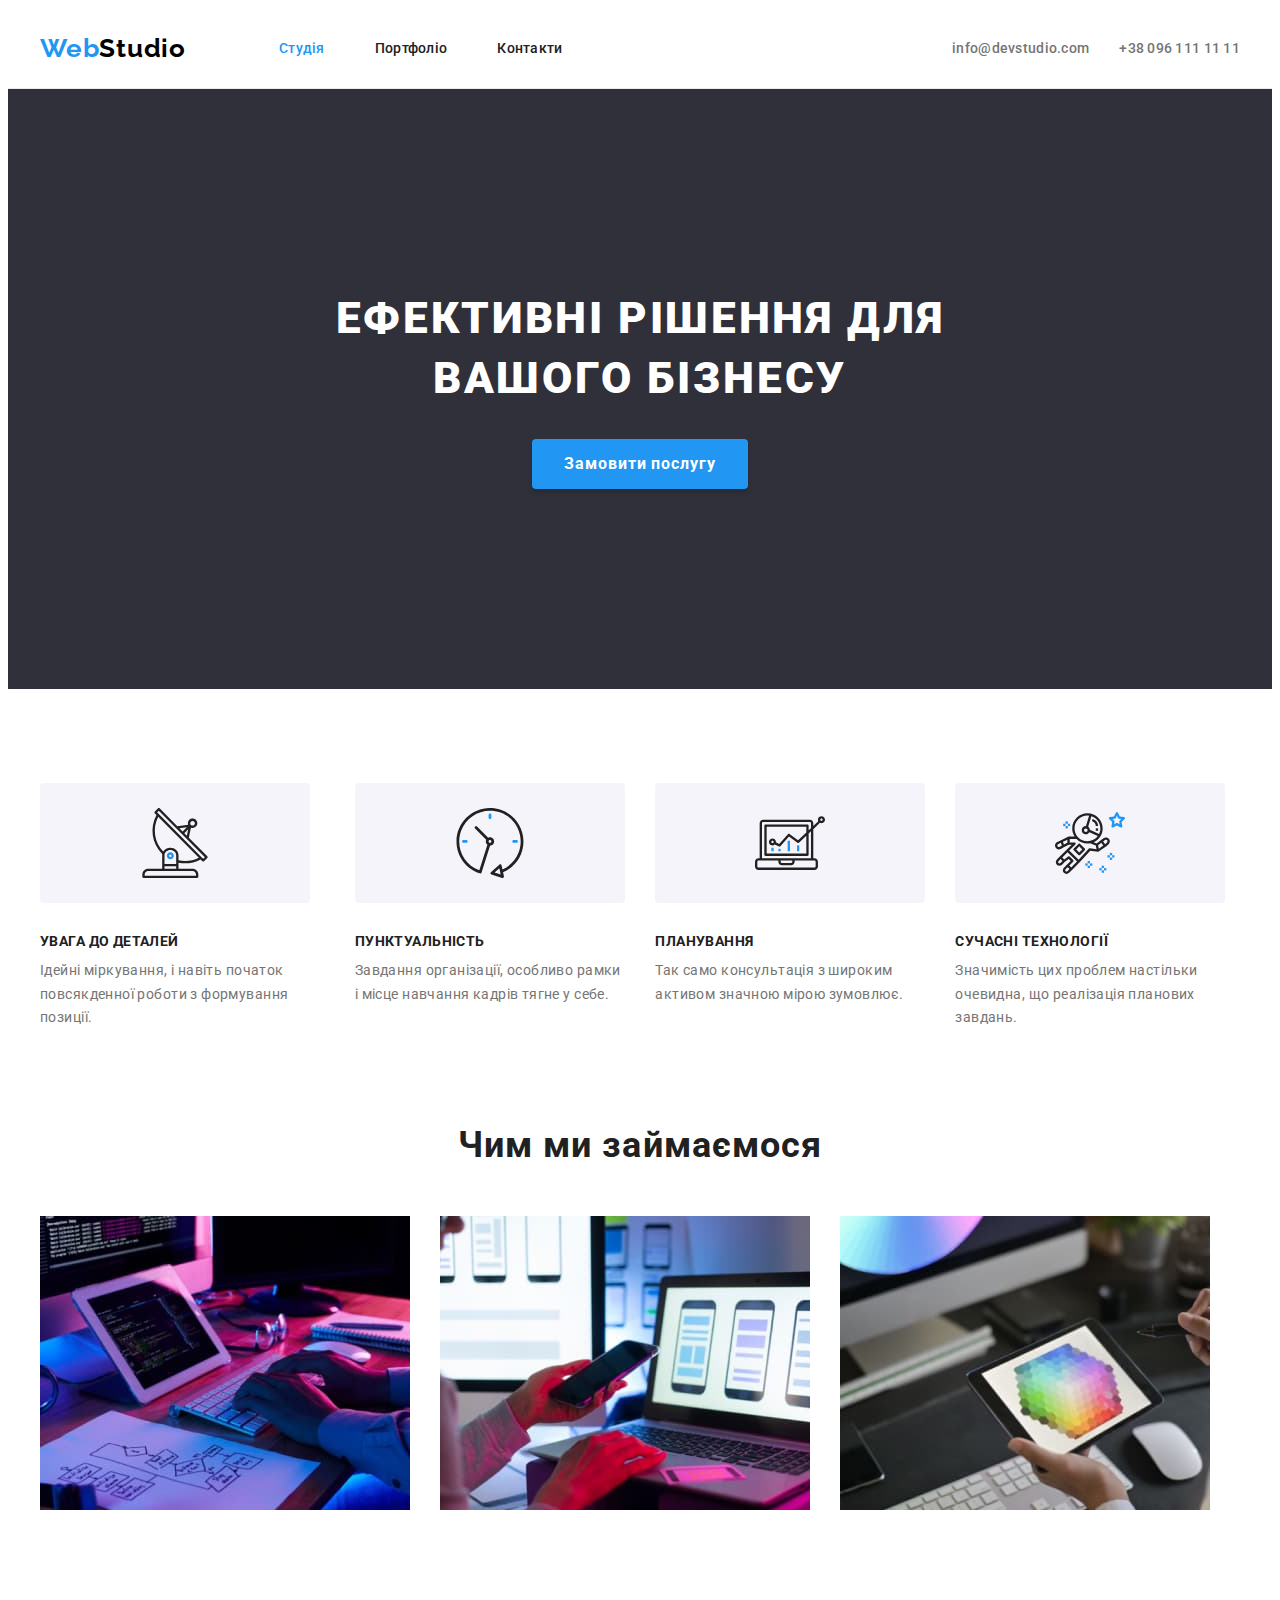
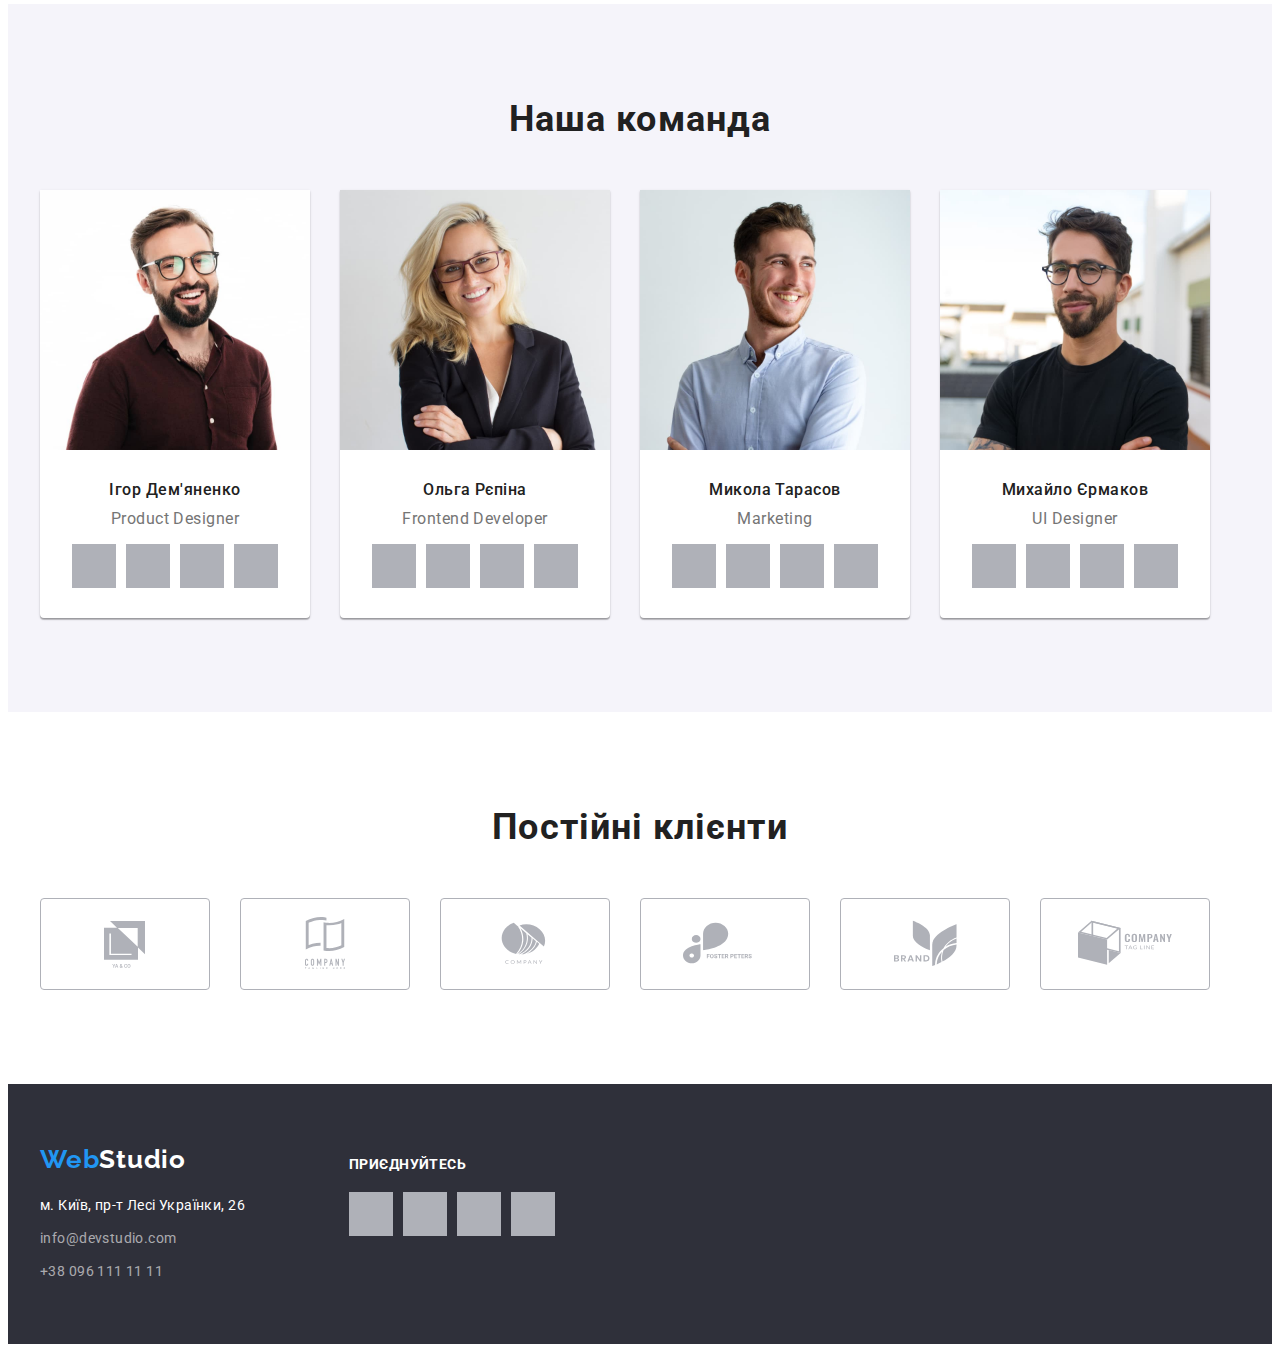
<file: index.html>
<!DOCTYPE html>
<html lang="uk">
  <head>
    <meta charset="UTF-8" />
    <meta name="viewport" content="width=device-width, initial-scale=1.0" />
    <title>WebStudio</title>
    <link rel="preconnect" href="https://fonts.googleapis.com" />
    <link rel="preconnect" href="https://fonts.gstatic.com" crossorigin />
    <link
      href="https://fonts.googleapis.com/css2?family=Raleway:wght@700&family=Roboto:wght@400;500;700;900&display=swap"
      rel="stylesheet"
    />
    <link
      rel="stylesheet"
      href="https://cdnjs.cloudflare.com/ajax/libs/modern-normalize/2.0.0/modern-normalize.min.css"
      integrity="sha512-4xo8blKMVCiXpTaLzQSLSw3KFOVPWhm/TRtuPVc4WG6kUgjH6J03IBuG7JZPkcWMxJ5huwaBpOpnwYElP/m6wg=="
      crossorigin="anonymous"
      referrerpolicy="no-referrer"
    />
    <link rel="stylesheet" href="./css/styles.css" />
  </head>
  <body>
    <!-- header -->
    <header class="header">
      <div class="container header-wrapper">
        <nav class="site-nav-wrapper">
          <a class="logo" href="./index.html" lang="en"
            ><span class="accent">Web</span>Studio</a
          >
          <ul class="site-nav">
            <li class="site-nav-item">
              <a href="./index.html" class="link current">Студія</a>
            </li>
            <li class="site-nav-item">
              <a href="./portfolio.html" class="link">Портфоліо</a>
            </li>
            <li class="site-nav-item"><a href="" class="link">Контакти</a></li>
          </ul>
        </nav>

        <ul class="header-contacts-wrapper">
          <li>
            <a href="mailto:info@devstudio.com" class="link contacts"
              >info@devstudio.com</a
            >
          </li>
          <li>
            <a href="tel:+380961111111" class="link contacts"
              >+38 096 111 11 11</a
            >
          </li>
        </ul>
      </div>
    </header>

    <!-- main content -->
    <main>
      <!-- hero screen -->
      <section class="hero">
        <div class="container">
          <h1 class="hero-title">Ефективні рішення для вашого бізнесу</h1>
          <button class="button primary" type="button">Замовити послугу</button>
        </div>
      </section>

      <!-- benefits -->
      <section class="section benefits">
        <div class="container">
          <h2 class="title visually-hidden">Особливості</h2>
          <ul class="benefits-list">
            <li class="benefits-item">
              <img
                class="benefits-pic"
                src="./images/benefits-1.svg"
                alt="супутникова тарілка"
                width="270"
                height="120"
              />
              <h3 class="benefits-title">Увага до деталей</h3>
              <p class="content">
                Ідейні міркування, і навіть початок повсякденної роботи з
                формування позиції.
              </p>
            </li>
            <li class="benefits-item">
              <img
                class="benefits-pic"
                src="./images/benefits-2.svg"
                alt="годинник"
                width="270"
                height="120"
              />
              <h3 class="benefits-title">Пунктуальність</h3>
              <p class="content">
                Завдання організації, особливо рамки і місце навчання кадрів
                тягне у себе.
              </p>
            </li>
            <li class="benefits-item">
              <img
                class="benefits-pic"
                src="./images/benefits-3.svg"
                alt="графік"
                width="270"
                height="120"
              />
              <h3 class="benefits-title">Планування</h3>
              <p class="content">
                Так само консультація з широким активом значною мірою зумовлює.
              </p>
            </li>
            <li class="benefits-item">
              <img
                class="benefits-pic"
                src="./images/benefits-4.svg"
                alt="космонавт"
                width="270"
                height="120"
              />
              <h3 class="benefits-title">Сучасні технології</h3>
              <p class="content">
                Значимість цих проблем настільки очевидна, що реалізація
                планових завдань.
              </p>
            </li>
          </ul>
        </div>
      </section>

      <!-- what we do -->

      <section class="section works">
        <div class="container">
          <h2 class="title">Чим ми займаємося</h2>
          <ul class="works-list">
            <li>
              <img
                class="works-pic"
                src="./images/img-1.jpg"
                alt="Десктопні додатки"
                width="370"
                height="294"
              />
            </li>
            <li>
              <img
                class="works-pic"
                src="./images/img-2.jpg"
                alt="Мобільні додатки"
                width="370"
                height="294"
              />
            </li>
            <li>
              <img
                class="works-pic"
                src="./images/img-3.jpg"
                alt="Дизайнерські рішення"
                width="370"
                height="294"
              />
            </li>
          </ul>
        </div>
      </section>

      <!-- our team -->

      <section class="section our-team">
        <div class="container">
          <h2 class="title">Наша команда</h2>
          <ul class="team-list">
            <li class="team-item">
              <img
                class="team-pic"
                src="./images/product-designer.jpg"
                alt="Дизайнер продукту"
                width="270"
                height="260"
              />
              <div class="team-item-content">
                <h3 class="subtitle">Ігор Дем'яненко</h3>
                <p class="team-position" lang="en">Product Designer</p>

                <ul class="socials-list">
                  <li class="socials-item"></li>
                  <li class="socials-item"></li>
                  <li class="socials-item"></li>
                  <li class="socials-item"></li>
                </ul>
              </div>
            </li>
            <li class="team-item">
              <img
                class="team-pic"
                src="./images/frontend-developer.jpg"
                alt="Фронтенд розробник"
                width="270"
                height="260"
              />
              <div class="team-item-content">
                <h3 class="subtitle">Ольга Рєпіна</h3>
                <p class="team-position" lang="en">Frontend Developer</p>
                <ul class="socials-list">
                  <li class="socials-item"></li>
                  <li class="socials-item"></li>
                  <li class="socials-item"></li>
                  <li class="socials-item"></li>
                </ul>
              </div>
            </li>
            <li class="team-item">
              <img
                class="team-pic"
                src="./images/marketing.jpg"
                alt="Маркетолог"
                width="270"
                height="260"
              />
              <div class="team-item-content">
                <h3 class="subtitle">Микола Тарасов</h3>
                <p class="team-position" lang="en">Marketing</p>
                <ul class="socials-list">
                  <li class="socials-item"></li>
                  <li class="socials-item"></li>
                  <li class="socials-item"></li>
                  <li class="socials-item"></li>
                </ul>
              </div>
            </li>
            <li class="team-item">
              <img
                class="team-pic"
                src="./images/ui-designer.jpg"
                alt="UI Дизайнер"
                width="270"
                height="260"
              />
              <div class="team-item-content">
                <h3 class="subtitle">Михайло Єрмаков</h3>
                <p class="team-position" lang="en">UI Designer</p>
                <ul class="socials-list">
                  <li class="socials-item"></li>
                  <li class="socials-item"></li>
                  <li class="socials-item"></li>
                  <li class="socials-item"></li>
                </ul>
              </div>
            </li>
          </ul>
        </div>
      </section>

      <!-- clients -->
      <section class="clients section">
        <div class="container">
          <h2 class="title">Постійні клієнти</h2>
          <ul class="clients-list">
            <li class="clients-item">
              <img
                class="clients-pic"
                src="./images/client-1.svg"
                alt="клиент 1"
                width="170"
                height="92"
              />
            </li>
            <li class="clients-item">
              <img
                class="clients-pic"
                src="./images/client-2.svg"
                alt="клиент 2"
                width="170"
                height="92"
              />
            </li>
            <li class="clients-item">
              <img
                class="clients-pic"
                src="./images/client-3.svg"
                alt="клиент 3"
                width="170"
                height="92"
              />
            </li>
            <li class="clients-item">
              <img
                class="clients-pic"
                src="./images/client-4.svg"
                alt="клиент 4"
                width="170"
                height="92"
              />
            </li>
            <li class="clients-item">
              <img
                class="clients-pic"
                src="./images/client-5.svg"
                alt="клиент 5"
              />
            </li>
            <li class="clients-item">
              <img
                class="clients-pic"
                src="./images/client-6.svg"
                alt="клиент 6"
              />
            </li>
          </ul>
        </div>
      </section>
    </main>

    <!-- footer -->
    <footer class="footer">
      <div class="container footer-container">
        <div class="footer-nav">
          <a href="./index.html" lang="en" class="logo"
            ><span class="accent">Web</span>Studio</a
          >
          <address class="address">
            <!-- address list -->
            <ul class="address-list">
              <li class="address-item">
                <a
                  href="https://maps.app.goo.gl/XvSEpXmjgRdSqmz17"
                  target="_blank"
                  rel="nofollow noreferrer noopener"
                  class="link address-map"
                  >м. Київ, пр-т Лесі Українки, 26</a
                >
              </li>
              <li class="address-item">
                <a href="mailto:info@devstudio.com" class="link address-link"
                  >info@devstudio.com</a
                >
              </li>
              <li class="address-item">
                <a href="tel:+380961111111" class="link address-link"
                  >+38 096 111 11 11</a
                >
              </li>
            </ul>
          </address>
        </div>

        <div class="follow-container">
          <p class="follow-title">приєднуйтесь</p>
          <ul class="footer-follow-list">
            <li class="follow-item"></li>
            <li class="follow-item"></li>
            <li class="follow-item"></li>
            <li class="follow-item"></li>
          </ul>
        </div>
      </div>
    </footer>
  </body>
</html>
</file>
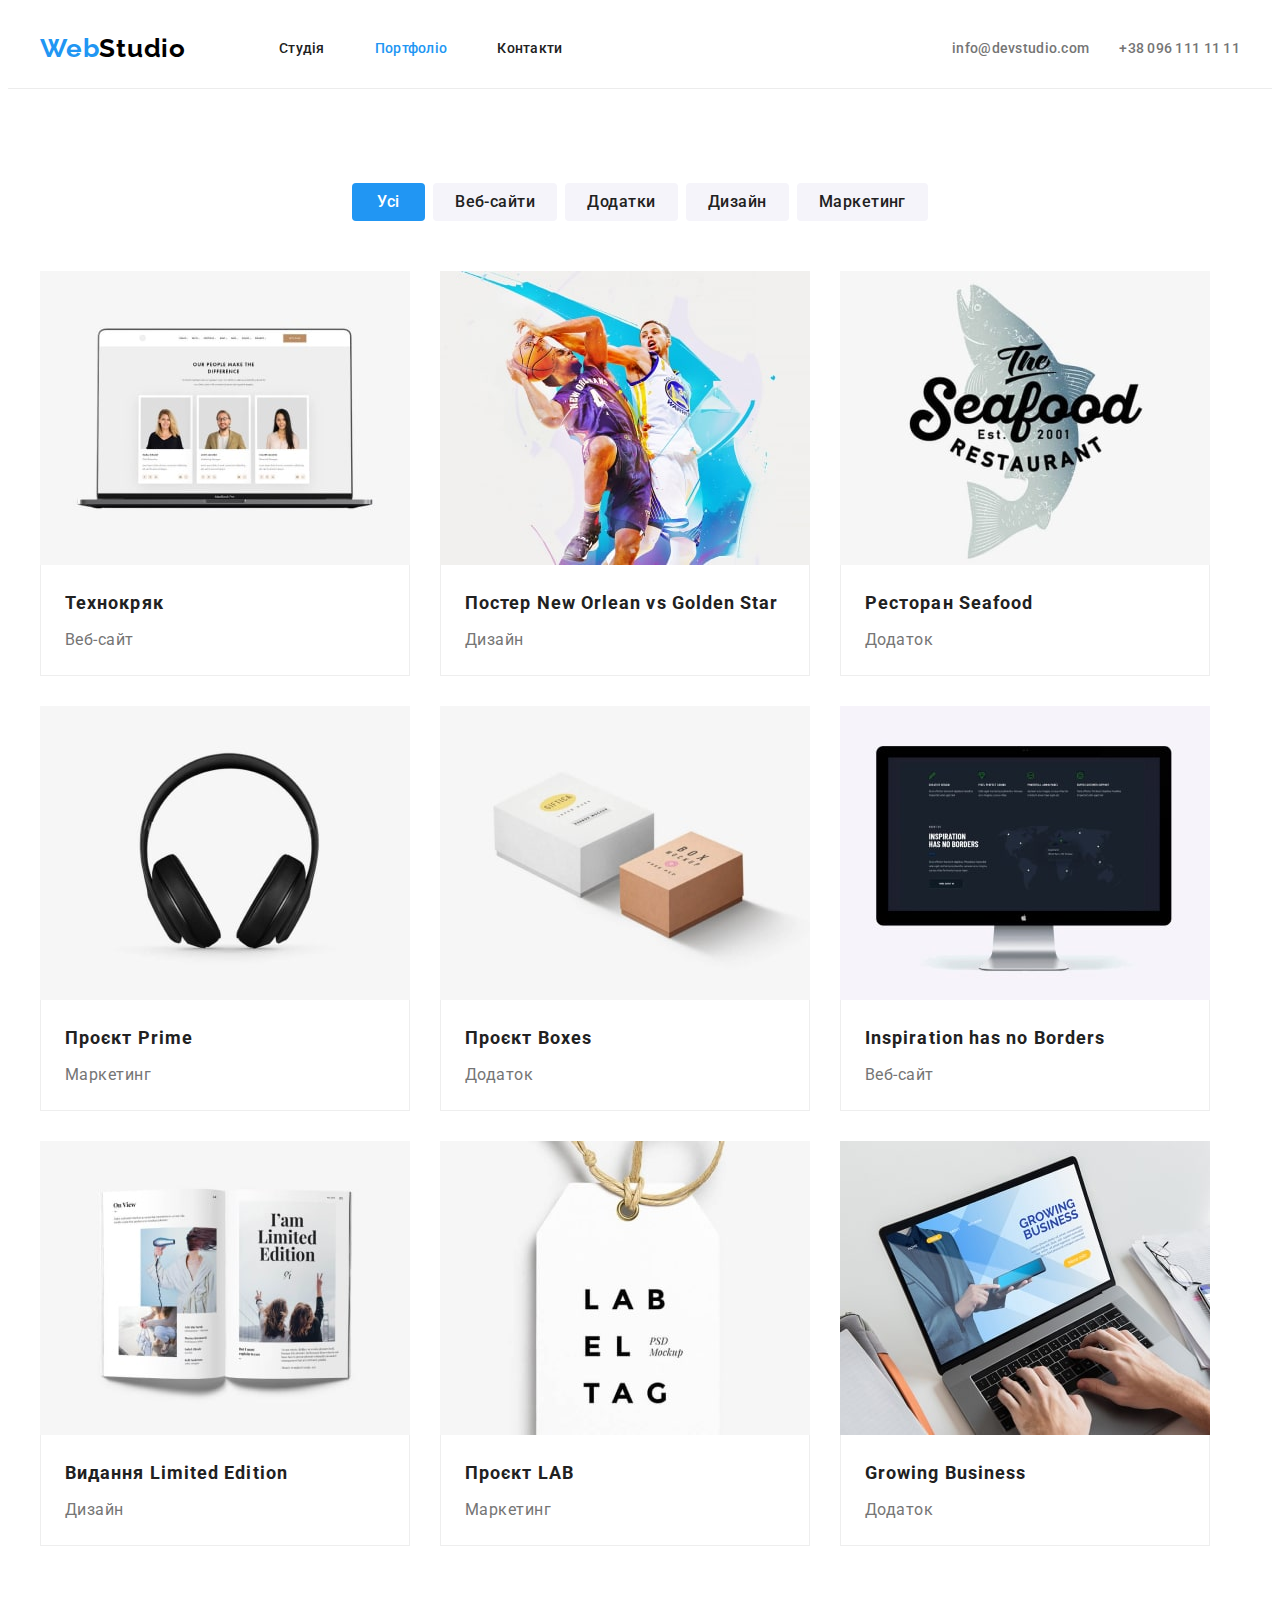
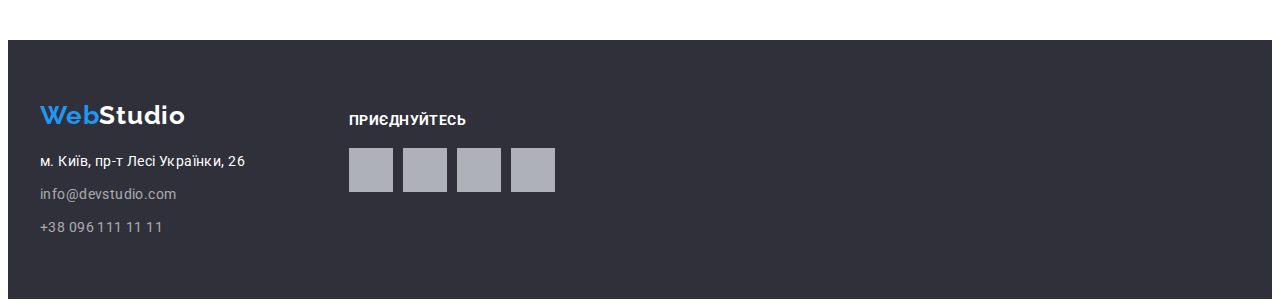
<file: portfolio.html>
<!DOCTYPE html>
<html lang="uk">
  <head>
    <meta charset="UTF-8" />
    <meta name="viewport" content="width=device-width, initial-scale=1.0" />
    <title>WebStudio</title>
    <link rel="preconnect" href="https://fonts.googleapis.com" />
    <link rel="preconnect" href="https://fonts.gstatic.com" crossorigin />
    <link
      href="https://fonts.googleapis.com/css2?family=Raleway:wght@700&family=Roboto:wght@400;500;700;900&display=swap"
      rel="stylesheet"
    />
    <link
      rel="stylesheet"
      href="https://cdnjs.cloudflare.com/ajax/libs/modern-normalize/2.0.0/modern-normalize.min.css"
      integrity="sha512-4xo8blKMVCiXpTaLzQSLSw3KFOVPWhm/TRtuPVc4WG6kUgjH6J03IBuG7JZPkcWMxJ5huwaBpOpnwYElP/m6wg=="
      crossorigin="anonymous"
      referrerpolicy="no-referrer"
    />
    <link rel="stylesheet" href="./css/styles.css" />
  </head>
  <body>
    <!-- header -->
    <header class="header">
      <div class="container header-wrapper">
        <nav class="site-nav-wrapper">
          <a class="logo" href="./index.html" lang="en"
            ><span class="accent">Web</span>Studio</a
          >
          <ul class="site-nav">
            <li class="site-nav-item">
              <a href="./index.html" class="link">Студія</a>
            </li>
            <li class="site-nav-item">
              <a href="./portfolio.html" class="link current">Портфоліо</a>
            </li>
            <li class="site-nav-item"><a href="" class="link">Контакти</a></li>
          </ul>
        </nav>

        <ul class="header-contacts-wrapper">
          <li>
            <a href="mailto:info@devstudio.com" class="link contacts"
              >info@devstudio.com</a
            >
          </li>
          <li>
            <a href="tel:+380961111111" class="link contacts"
              >+38 096 111 11 11</a
            >
          </li>
        </ul>
      </div>
    </header>

    <!-- main content -->
    <main>
      <section class="portfolio">
        <div class="container">
          <h1 class="visually-hidden">Портфоліо</h1>
          <ul class="list button-list">
            <li>
              <button type="button" class="button portfolio-button accent">
                Усі
              </button>
            </li>
            <li>
              <button type="button" class="button portfolio-button">
                Веб-сайти
              </button>
            </li>
            <li>
              <button type="button" class="button portfolio-button">
                Додатки
              </button>
            </li>
            <li>
              <button type="button" class="button portfolio-button">
                Дизайн
              </button>
            </li>
            <li>
              <button type="button" class="button portfolio-button">
                Маркетинг
              </button>
            </li>
          </ul>
          <!-- portfolio cards -->
          <ul class="list cards-list">
            <li class="cards-item">
              <a class="link"
                ><img
                  class="carts-pic"
                  src="./images/portfolio-1.jpg"
                  alt="Веб-сайт"
                  width="370"
                  height="294"
                />
                <div class="cards-content">
                  <h2 class="portfolio-title">Технокряк</h2>
                  <p class="portfolio-subtitle">Веб-сайт</p>
                </div>
              </a>
            </li>
            <li class="cards-item">
              <a class="link"
                ><img
                  class="carts-pic"
                  src="./images/portfolio-2.jpg"
                  alt="Постер"
                  width="370"
                  height="294"
                />
                <div class="cards-content">
                  <h2 class="portfolio-title">
                    Постер New Orlean vs Golden Star
                  </h2>
                  <p class="portfolio-subtitle">Дизайн</p>
                </div>
              </a>
            </li>
            <li class="cards-item">
              <a class="link" href=""
                ><img
                  class="carts-pic"
                  src="./images/portfolio-3.jpg"
                  alt="Ресторан"
                  width="370"
                  height="294"
                />
                <div class="cards-content">
                  <h2 class="portfolio-title">Ресторан Seafood</h2>
                  <p class="portfolio-subtitle">Додаток</p>
                </div>
              </a>
            </li>
            <li class="cards-item">
              <a class="link" href=""
                ><img
                  class="carts-pic"
                  src="./images/portfolio-4.jpg"
                  alt="Навушники"
                  width="370"
                  height="294"
                />
                <div class="cards-content">
                  <h2 class="portfolio-title">Проєкт Prime</h2>
                  <p class="portfolio-subtitle">Маркетинг</p>
                </div>
              </a>
            </li>
            <li class="cards-item">
              <a class="link" href=""
                ><img
                  class="carts-pic"
                  src="./images/portfolio-5.jpg"
                  alt="Коробки"
                  width="370"
                  height="294"
                />
                <div class="cards-content">
                  <h2 class="portfolio-title">Проєкт Boxes</h2>
                  <p class="portfolio-subtitle">Додаток</p>
                </div>
              </a>
            </li>
            <li class="cards-item">
              <a class="link" href=""
                ><img
                  class="carts-pic"
                  src="./images/portfolio-6.jpg"
                  alt="Веб-сайт"
                  width="370"
                  height="294"
                />
                <div class="cards-content">
                  <h2 class="portfolio-title">Inspiration has no Borders</h2>
                  <p class="portfolio-subtitle">Веб-сайт</p>
                </div>
              </a>
            </li>
            <li class="cards-item">
              <a class="link" href=""
                ><img
                  class="carts-pic"
                  src="./images/portfolio-7.jpg"
                  alt="Издание"
                  width="370"
                  height="294"
                />
                <div class="cards-content">
                  <h2 class="portfolio-title">Видання Limited Edition</h2>
                  <p class="portfolio-subtitle">Дизайн</p>
                </div>
              </a>
            </li>
            <li class="cards-item">
              <a class="link" href=""
                ><img
                  class="carts-pic"
                  src="./images/portfolio-8.jpg"
                  alt="Етикетка"
                  width="370"
                  height="294"
                />
                <div class="cards-content">
                  <h2 class="portfolio-title">Проєкт LAB</h2>
                  <p class="portfolio-subtitle">Маркетинг</p>
                </div>
              </a>
            </li>
            <li class="cards-item">
              <a class="link" href=""
                ><img
                  class="carts-pic"
                  src="./images/portfolio-9.jpg"
                  alt="Бшзнес додаток"
                  width="370"
                  height="294"
                />
                <div class="cards-content">
                  <h2 class="portfolio-title">Growing Business</h2>
                  <p class="portfolio-subtitle">Додаток</p>
                </div>
              </a>
            </li>
          </ul>
        </div>
      </section>
    </main>

    <!-- footer -->
    <footer class="footer">
      <div class="container footer-container">
        <div class="footer-nav">
          <a href="./index.html" lang="en" class="logo"
            ><span class="accent">Web</span>Studio</a
          >
          <address class="address">
            <!-- address list -->
            <ul class="address-list">
              <li class="address-item">
                <a
                  href="https://maps.app.goo.gl/XvSEpXmjgRdSqmz17"
                  target="_blank"
                  rel="nofollow noreferrer noopener"
                  class="link address-map"
                  >м. Київ, пр-т Лесі Українки, 26</a
                >
              </li>
              <li class="address-item">
                <a href="mailto:info@devstudio.com" class="link address-link"
                  >info@devstudio.com</a
                >
              </li>
              <li class="address-item">
                <a href="tel:+380961111111" class="link address-link"
                  >+38 096 111 11 11</a
                >
              </li>
            </ul>
          </address>
        </div>

        <div class="follow-container">
          <p class="follow-title">приєднуйтесь</p>
          <ul class="footer-follow-list">
            <li class="follow-item"></li>
            <li class="follow-item"></li>
            <li class="follow-item"></li>
            <li class="follow-item"></li>
          </ul>
        </div>
      </div>
    </footer>
  </body>
</html>
</file>
<file: css/styles.css>
:root {
  --accent-color: #2196f3;
  --primary-black-color: #000000;
  --primary-white-color: #ffffff;
  --primary-text-color: #757575;
  --secondary-text-color: #212121;
  --inverse-light-text-color: rgba(255, 255, 255, 0.6);
  --lightest-gray-color: #f5f4fa;
  --gray-color: #afb1b8;
}

/* main styles */
body {
  font-family: "Roboto", sans-serif;
  font-size: 14px;
  background-color: var(--primary-white-color);
  color: var(--primary-text-color);
}

h1,
h2,
h3,
h4,
h5,
h6,
p {
  margin: 0;
}

ul {
  padding: 0;
  margin: 0;
  list-style: none;
}

.link {
  text-decoration: none;
  color: var(--primary-text-color);
}

.container {
  width: 1200px;
  margin: 0 auto;
  padding-left: 15px;
  padding-right: 15px;
  /* outline: 2px solid tomato; */
}

.visually-hidden {
  position: absolute;
  width: 1px;
  height: 1px;
  margin: -1px;
  border: 0;
  padding: 0;

  white-space: nowrap;
  clip-path: inset(100%);
  clip: rect(0 0 0 0);
  overflow: hidden;
}

/* buttons */
.button {
  padding: 10px 32px;
  min-width: 216px;
  border-width: 0;
  border-radius: 4px;
  cursor: pointer;

  font-family: inherit;
  color: var(--primary-white-color);
  text-align: center;
}

.button.primary {
  font-weight: 700;
  font-size: 16px;
  line-height: 1.87;
  letter-spacing: 0.06em;
  background-color: #2196f3;
  box-shadow: 0 4px 4px 0 rgba(0, 0, 0, 0.15);
}

.button.primary:active {
  box-shadow: 0 4px 4px 0 rgba(0, 0, 0, 0.15);
  background: #188ce8;
}

/* header */
.header {
  /* padding-top: 24px;
  padding-bottom: 25px; */
  border-bottom: 1px solid #ececec;
}

.header-wrapper {
  display: flex;
  align-items: center;
}

/* logo */
.logo {
  margin-right: 93px;

  font-family: "Raleway", sans-serif;
  font-weight: 700;
  font-size: 26px;
  letter-spacing: 0.03em;
  text-decoration: none;

  color: var(--primary-black-color);
}
.logo .accent {
  color: var(--accent-color);
}

/* navigation */
.site-nav-wrapper {
  display: flex;
  align-items: center;
  margin-right: auto;
}

.site-nav {
  display: flex;
  align-items: center;
  column-gap: 50px;
}

.site-nav-item > .link {
  display: block;
  padding-top: 32px;
  padding-bottom: 32px;
}

.site-nav .link {
  font-weight: 500;
  letter-spacing: 0.02em;
  color: var(--secondary-text-color);
}
.site-nav .link:hover,
.site-nav .link:focus {
  color: var(--accent-color);
}

.header-contacts-wrapper {
  display: flex;
  gap: 30px;
}

.link.current {
  color: var(--accent-color);
}
/* contacts */
.contacts {
  padding-top: 20px;
  padding-bottom: 20px;

  font-weight: 500;
  letter-spacing: 0.02em;
}
.contacts:hover,
.contacts:focus {
  color: var(--accent-color);
}

/* hero */
.hero {
  padding-top: 200px;
  padding-bottom: 200px;
  text-align: center;
  background: #2f303a;
}

.hero-title {
  width: 696px;
  margin-bottom: 30px;
  margin-left: auto;
  margin-right: auto;

  font-weight: 900;
  font-size: 44px;
  line-height: 1.36;
  letter-spacing: 0.06em;
  text-transform: uppercase;
  text-align: center;
  color: var(--primary-white-color);
}

/* <button type="button" class="button primary">Замовити послугу</button> */

/* sections */
.section {
  padding-top: 94px;
  padding-bottom: 94px;
}

.section .title {
  color: var(--secondary-text-color);
  font-size: 36px;
  letter-spacing: 0.03em;
  text-align: center;
}

/* benefits */

.benefits-list {
  display: flex;
  column-gap: 30px;
}

/* .benefits-item {
  background-color: teal;
} */

.benefits-pic {
  display: block;
  margin-bottom: 30px;
}

.benefits-title {
  margin-bottom: 10px;

  font-size: 14px;
  letter-spacing: 0.03em;
  text-transform: uppercase;
  color: var(--secondary-text-color);
}

.benefits .content {
  line-height: 1.71;
  letter-spacing: 0.03em;
}

/* what we do */
.works {
  padding-top: 0;
}

.works .title {
  margin-bottom: 50px;
}

.works-list {
  display: flex;
  column-gap: 30px;
}

.works-pic {
  display: block;
}

/* our team */
.our-team {
  background: var(--lightest-gray-color);
}

.our-team .title {
  margin-bottom: 50px;
}

.team-list {
  display: flex;
  column-gap: 30px;
}

.team-item {
  border-radius: 0 0 4px 4px;
  width: 270px;

  box-shadow: 0 2px 1px 0 rgba(0, 0, 0, 0.2), 0 1px 1px 0 rgba(0, 0, 0, 0.14),
    0 1px 3px 0 rgba(0, 0, 0, 0.12);
  background: #fff;
}

.team-pic {
  display: block;
}

.team-item-content {
  padding: 30px 32px;
}

.our-team .subtitle {
  margin-bottom: 10px;

  font-weight: 500;
  font-size: 16px;
  letter-spacing: 0.03em;
  text-align: center;
  color: var(--secondary-text-color);
}

.team-position {
  margin-bottom: 16px;

  font-size: 16px;
  letter-spacing: 0.03em;
  text-align: center;
}

.socials-list {
  display: flex;
  column-gap: 10px;
  justify-content: center;
}

.socials-item {
  width: 44px;
  height: 44px;
  background-color: var(--gray-color);
}

/* clients */

.clients .title {
  margin-bottom: 50px;
}

.clients-list {
  display: flex;
  column-gap: 30px;
}

.clients-item {
  width: 170px;
  /* height: 92px; */
}

.clients-pic {
  display: block;
}

/* footer */
.footer {
  padding-top: 60px;
  padding-bottom: 60px;
  background: #2f303a;
}

.footer-container {
  display: flex;
  /* align-items: center; */
}

.footer-nav {
  margin-right: 70px;
}

.footer .logo {
  display: block;
  margin-bottom: 20px;

  color: var(--primary-white-color);
}

.address {
  line-height: 1.71;
  font-style: normal;
  letter-spacing: 0.03em;
}

.address .link:hover,
.address .link:focus {
  color: var(--accent-color);
}

.address-item {
  display: block;
  margin-bottom: 9px;
}

.address-item:last-child {
  margin-bottom: 0;
}

.address-map {
  color: var(--primary-white-color);
}

.address-link {
  letter-spacing: 0.03em;
  color: var(--inverse-light-text-color);
}

/* follow list */
.follow-container {
  margin-top: 12px;
}

.follow-title {
  margin-bottom: 20px;

  font-weight: 700;
  letter-spacing: 0.03em;
  text-transform: uppercase;
  color: var(--primary-white-color);
}

.footer-follow-list {
  display: flex;
  column-gap: 10px;
}

.follow-item {
  width: 44px;
  height: 44px;
  background-color: var(--gray-color);
}

/* portfolio page styles */

.portfolio {
  padding-bottom: 94px;
  padding-top: 94px;
}

.button-list {
  display: flex;
  gap: 8px;
  justify-content: center;
  margin-bottom: 50px;
}

.portfolio-button {
  padding: 6px 22px;
  min-width: 73px;

  font-weight: 500;
  font-size: 16px;
  line-height: 1.62;
  letter-spacing: 0.03em;
  color: var(--secondary-text-color);
  background-color: var(--lightest-gray-color);
}

.portfolio-button:hover,
.portfolio-button:focus {
  background-color: var(--accent-color);
  color: var(--primary-white-color);
}

.portfolio-button.accent {
  background-color: var(--accent-color);
  color: var(--primary-white-color);
}

.cards-list {
  display: flex;
  flex-wrap: wrap;
  gap: 30px;
}

.cards-item {
  width: 370px;
  /* height: 404px; */
}

.carts-pic {
  display: block;
}

.cards-content {
  border: 1px solid #eee;
  border-top: 0;
  padding: 20px 24px;
}

.portfolio-title {
  margin-bottom: 4px;

  font-size: 18px;
  line-height: 2;
  letter-spacing: 0.06em;
  color: var(--secondary-text-color);
}

.portfolio-subtitle {
  font-size: 16px;
  line-height: 1.87;
  letter-spacing: 0.03em;
}
</file>
